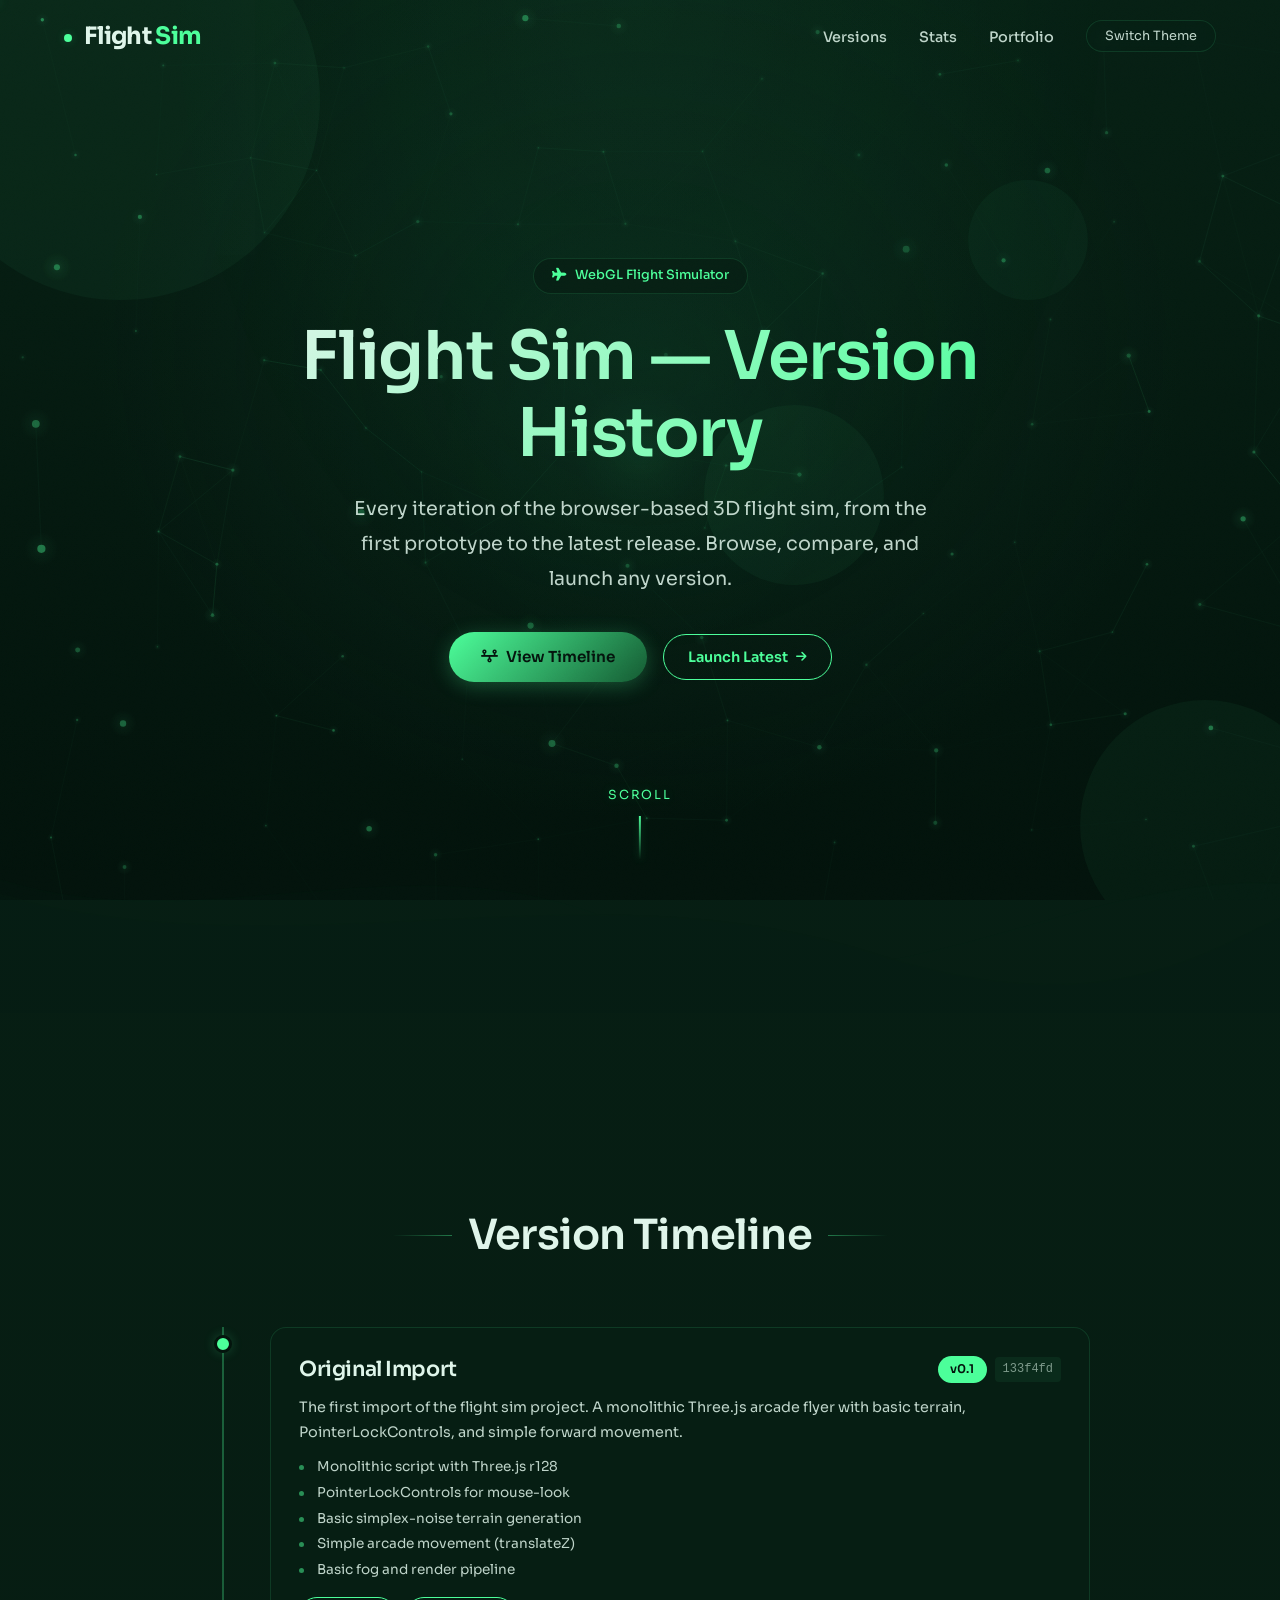
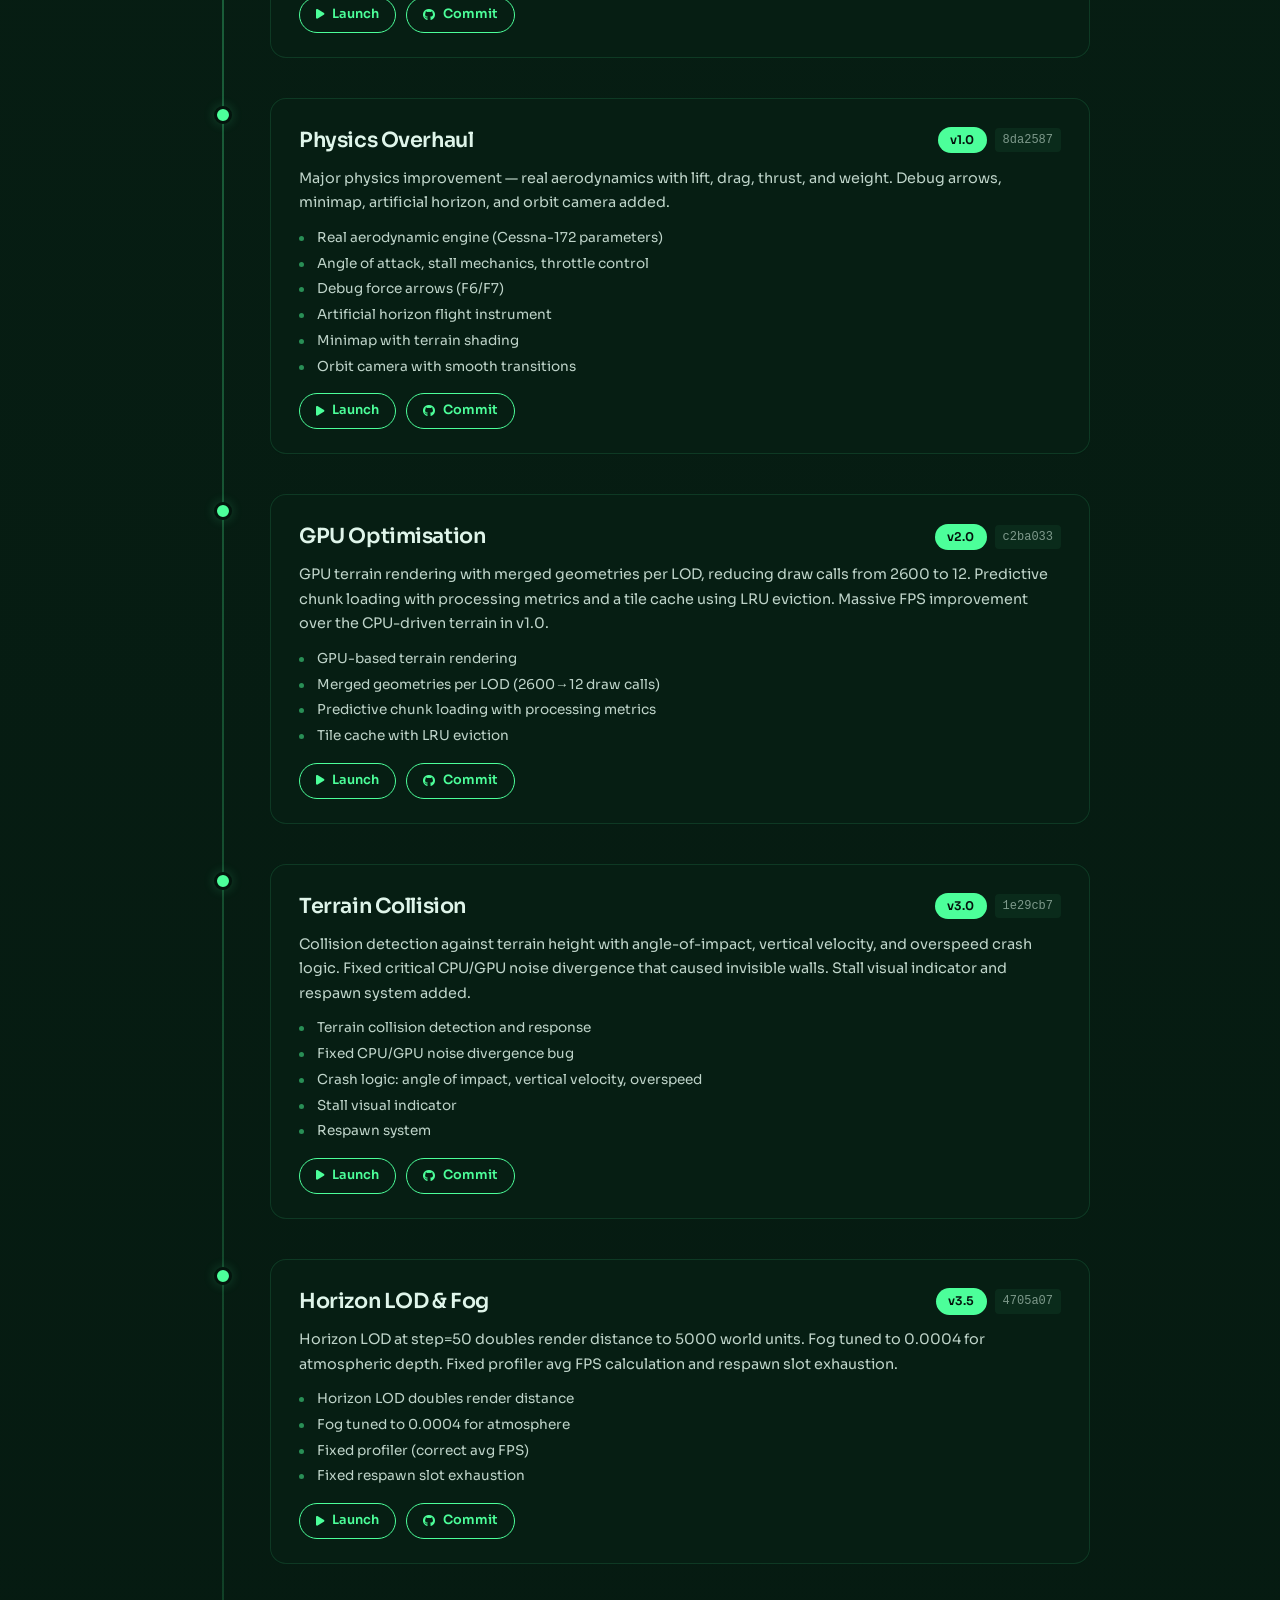
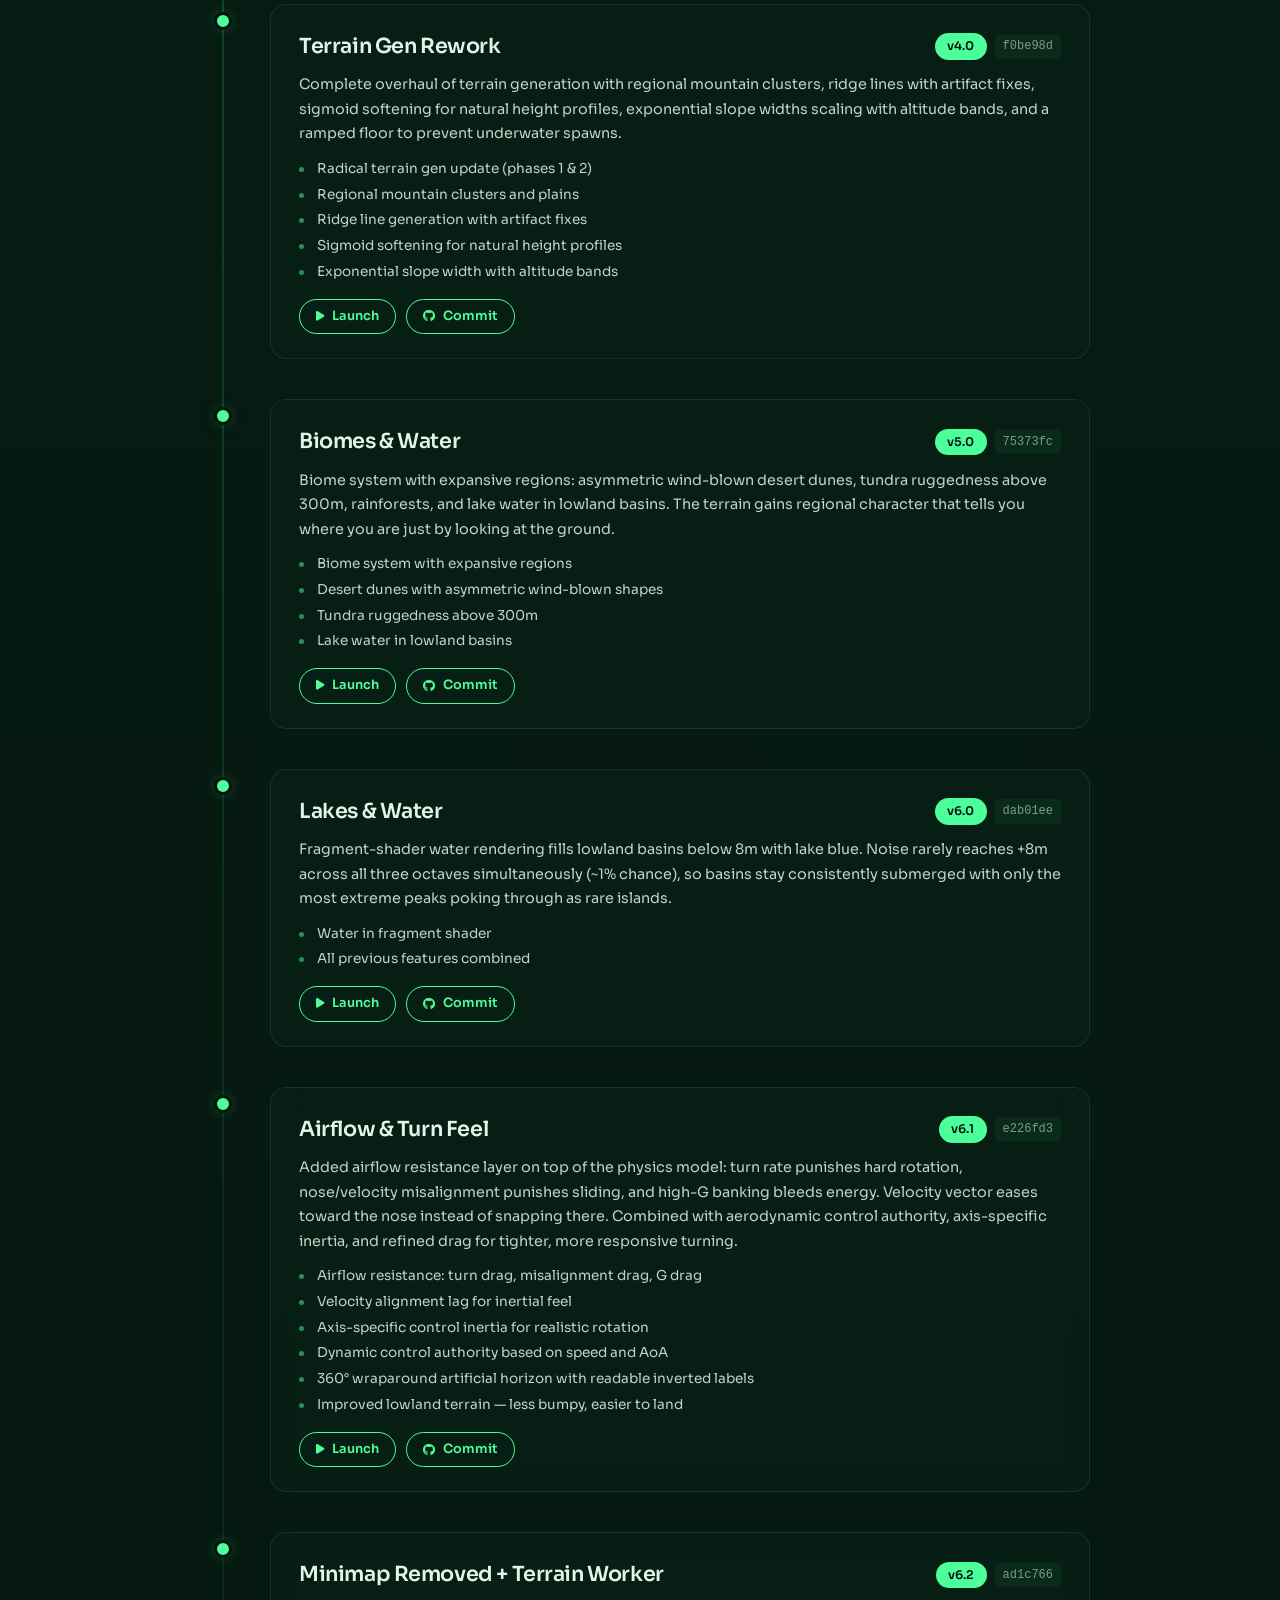
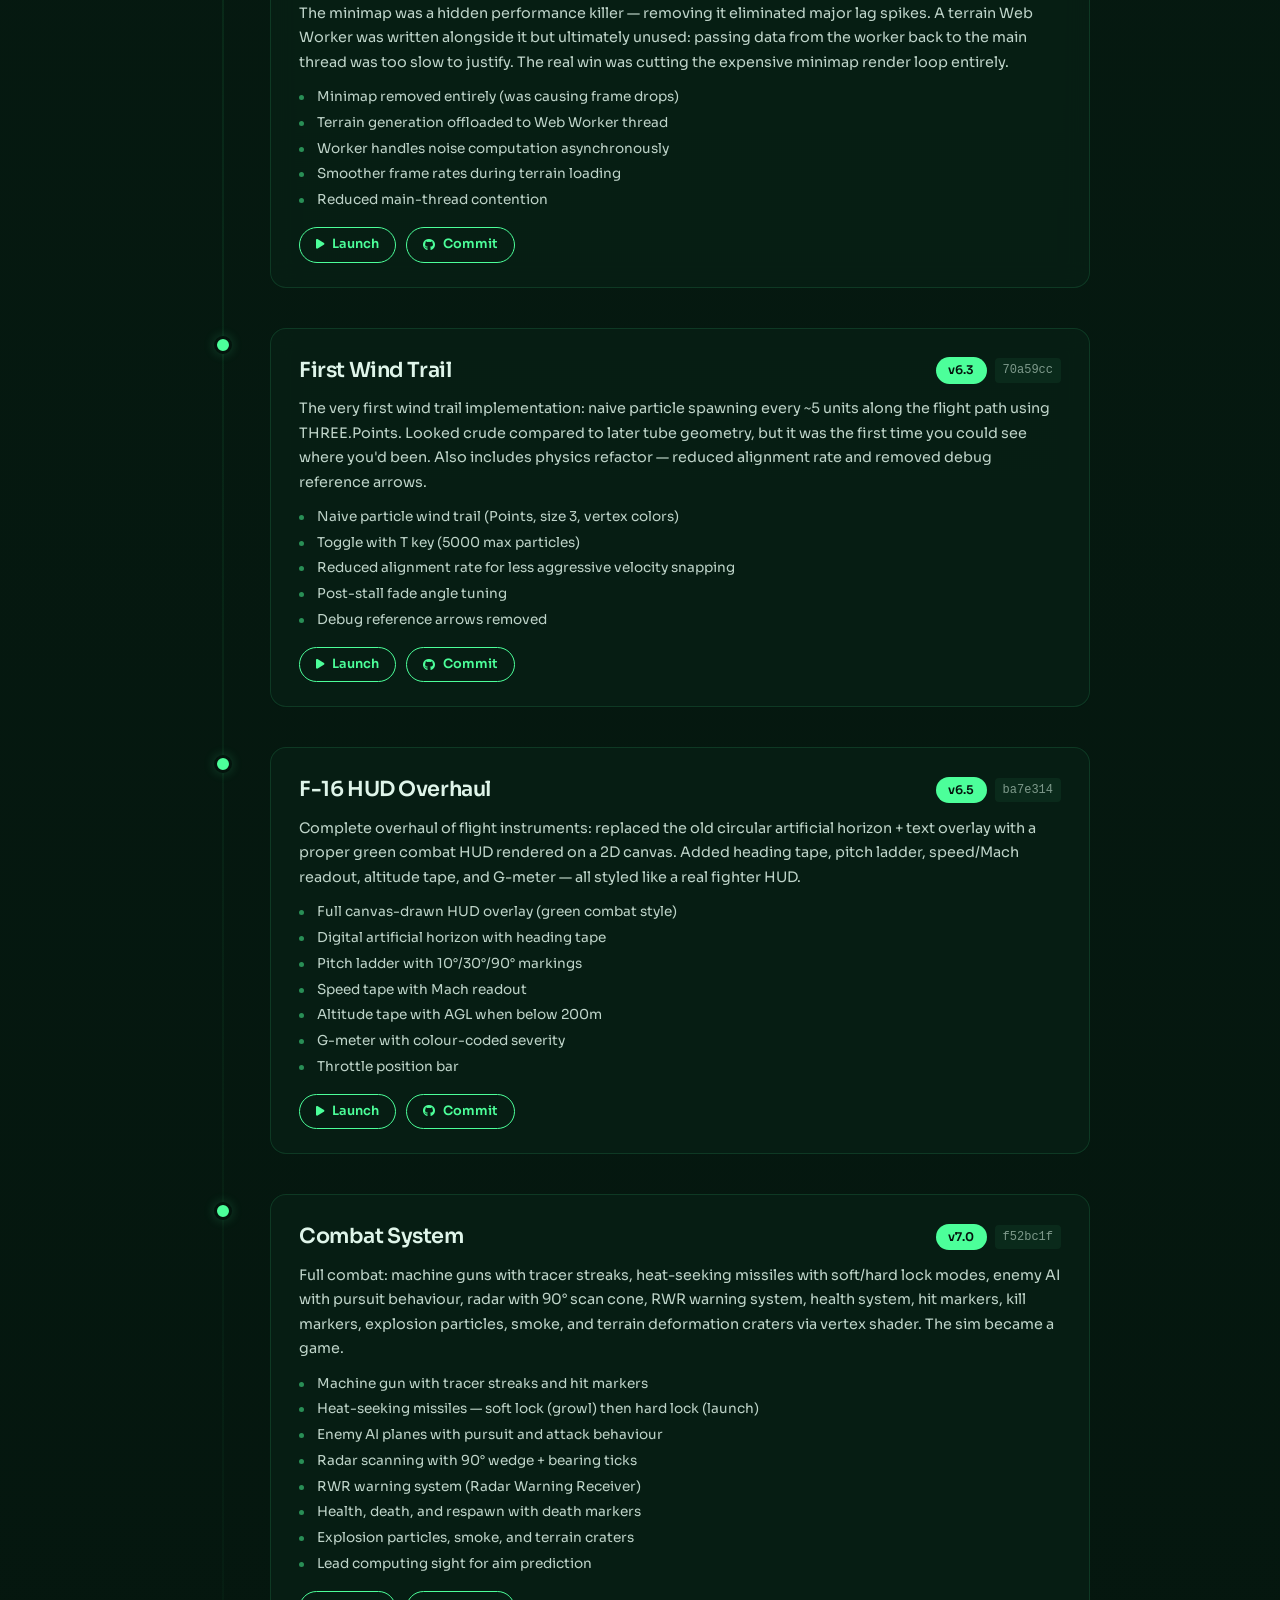
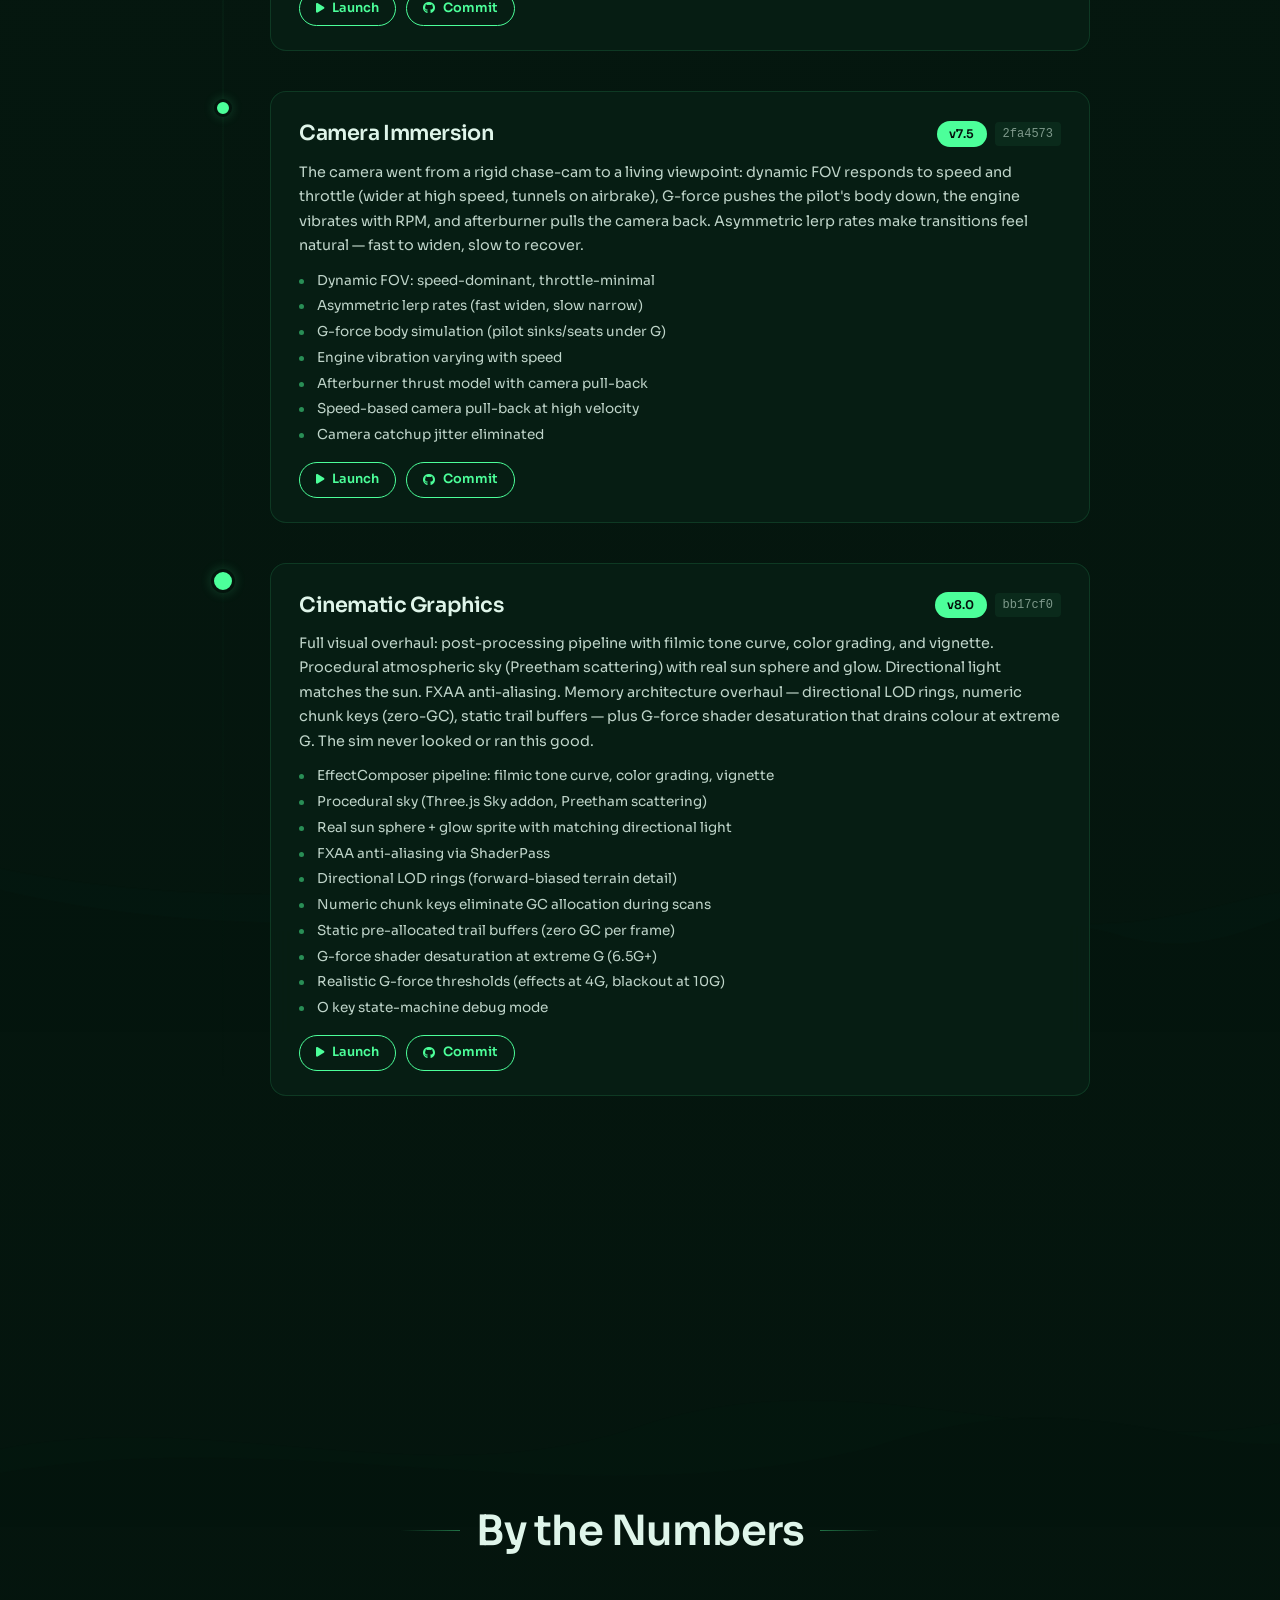
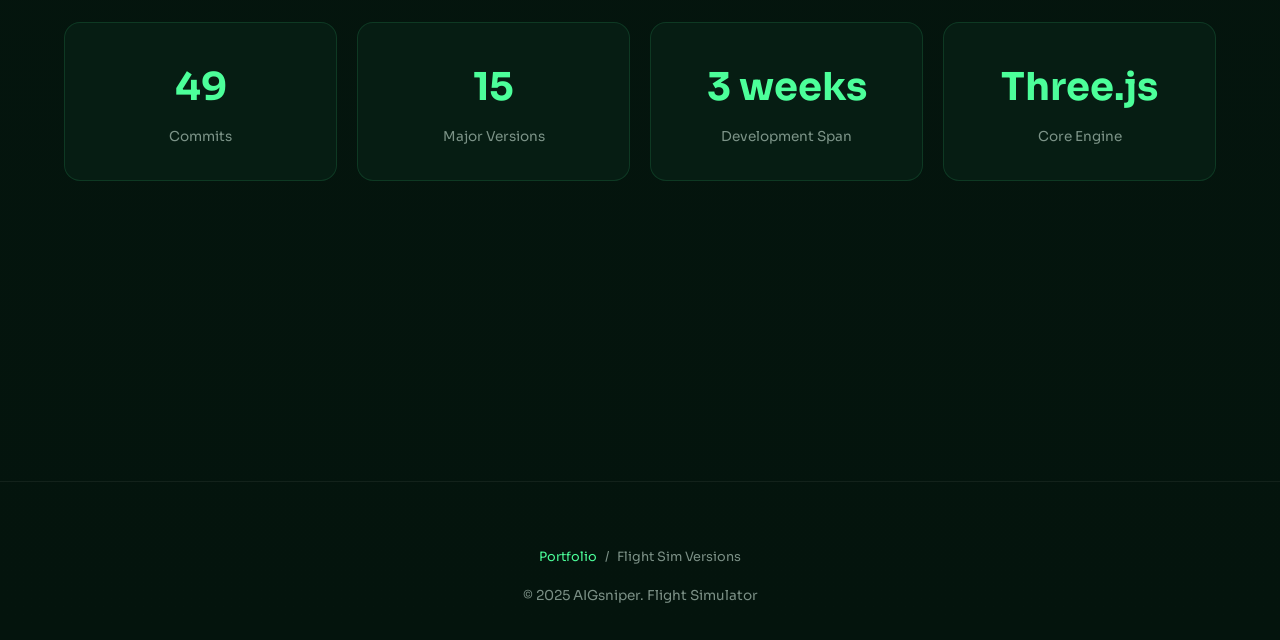
<file: index.html>
<!DOCTYPE html>
<html lang="en">
<head>
    <meta charset="UTF-8">
    <meta name="viewport" content="width=device-width, initial-scale=1.0">
    <title>Flight Sim — Versions</title>
    <link rel="preconnect" href="https://fonts.googleapis.com">
    <link rel="preconnect" href="https://fonts.gstatic.com" crossorigin>
    <link href="https://fonts.googleapis.com/css2?family=Sora:wght@400;500;600;700;800&display=swap" rel="stylesheet">
    <link rel="stylesheet" href="https://cdnjs.cloudflare.com/ajax/libs/font-awesome/6.4.0/css/all.min.css">
<style>
*, *::before, *::after {
    margin: 0;
    padding: 0;
    box-sizing: border-box;
}

:root {
    --forest-floor: #04140d;
    --forest-understory: #071f14;
    --forest-canopy: #0b2e1f;
    --forest-light: #145a32;
    --emerald: #4cff9a;
    --emerald-soft: rgba(76, 255, 154, 0.35);
    --emerald-glow: rgba(76, 255, 154, 0.2);
    --text-primary: #dff5ea;
    --text-soft: rgba(223, 245, 234, 0.85);
    --text-muted: rgba(223, 245, 234, 0.55);
    --glass-bg: rgba(7, 31, 20, 0.55);
    --glass-bg-strong: rgba(4, 20, 13, 0.7);
    --glass-border: rgba(76, 255, 154, 0.12);
    --glass-border-hover: rgba(76, 255, 154, 0.3);
    --line-subtle: rgba(255, 255, 255, 0.06);
    --line-visible: rgba(255, 255, 255, 0.12);
    --shadow-sm: rgba(0, 0, 0, 0.2);
    --shadow-md: rgba(0, 0, 0, 0.35);
    --shadow-lg: rgba(0, 0, 0, 0.5);
    --emerald-rgb: 76, 255, 154;
    --card-bg: rgba(7,31,20,0.92);
    --card-bg-soft: rgba(7,31,20,0.88);
    --panel-bg: rgba(4,20,13,0.85);
    --input-bg: rgba(7,31,20,0.4);
}

:root[data-theme="alpine"] {
    --forest-floor: #041718;
    --forest-understory: #072526;
    --forest-canopy: #0b3536;
    --forest-light: #1a6b6a;
    --emerald: #5dffe1;
    --emerald-soft: rgba(93, 255, 225, 0.35);
    --emerald-glow: rgba(93, 255, 225, 0.2);
    --emerald-rgb: 93, 255, 225;
    --text-primary: #e6fbf8;
    --text-soft: rgba(230, 251, 248, 0.85);
    --text-muted: rgba(230, 251, 248, 0.55);
    --glass-bg: rgba(7, 37, 38, 0.55);
    --glass-bg-strong: rgba(4, 23, 24, 0.7);
    --glass-border: rgba(93, 255, 225, 0.12);
    --glass-border-hover: rgba(93, 255, 225, 0.3);
    --card-bg: rgba(7,37,38,0.92);
    --card-bg-soft: rgba(7,37,38,0.88);
    --panel-bg: rgba(4,23,24,0.85);
    --input-bg: rgba(7,37,38,0.4);
}

:root[data-theme="purple"] {
    --forest-floor: #11001c;
    --forest-understory: #290025;
    --forest-canopy: #35012c;
    --forest-light: #4f0147;
    --emerald: #ff5f9a;
    --emerald-soft: rgba(255, 95, 154, 0.35);
    --emerald-glow: rgba(255, 95, 154, 0.2);
    --emerald-rgb: 255, 95, 154;
    --text-primary: #e1d0ea;
    --text-soft: rgba(225, 208, 234, 0.85);
    --text-muted: rgba(225, 208, 234, 0.55);
    --glass-bg: rgba(41, 0, 37, 0.55);
    --glass-bg-strong: rgba(17, 0, 28, 0.7);
    --glass-border: rgba(255, 95, 154, 0.12);
    --glass-border-hover: rgba(255, 95, 154, 0.3);
    --card-bg: rgba(41,0,37,0.92);
    --card-bg-soft: rgba(41,0,37,0.88);
    --panel-bg: rgba(17,0,28,0.85);
    --input-bg: rgba(41,0,37,0.4);
}

html {
    scroll-behavior: smooth;
    overflow-x: hidden;
}

body {
    font-family: 'Sora', sans-serif;
    font-weight: 400;
    background: linear-gradient(180deg, var(--forest-understory) 0%, var(--forest-floor) 100%);
    color: var(--text-primary);
    line-height: 1.7;
    min-height: 100vh;
    overflow-x: hidden;
    scrollbar-width: none;
    -ms-overflow-style: none;
}

body::-webkit-scrollbar {
    display: none;
    width: 0;
    height: 0;
}

body::after {
    content: '';
    position: fixed;
    inset: 0;
    pointer-events: none;
    z-index: 9999;
    opacity: 0.035;
    mix-blend-mode: overlay;
    background-image: url("data:image/svg+xml,%3Csvg viewBox='0 0 256 256' xmlns='http://www.w3.org/2000/svg'%3E%3Cfilter id='n'%3E%3CfeTurbulence type='fractalNoise' baseFrequency='0.9' numOctaves='4' stitchTiles='stitch'/%3E%3C/filter%3E%3Crect width='100%25' height='100%25' filter='url(%23n)'/%3E%3C/svg%3E");
    background-repeat: repeat;
    background-size: 256px 256px;
}

#starfield {
    position: fixed;
    inset: 0;
    width: 100%;
    height: 100%;
    pointer-events: none;
    z-index: 0;
    background: var(--forest-floor);
}

#scrollProgress {
    position: fixed;
    top: 0;
    left: 0;
    height: 3px;
    background: linear-gradient(90deg, var(--emerald), var(--forest-light));
    z-index: 1001;
    width: 0%;
    transition: width 0.05s linear;
    box-shadow: 0 0 10px var(--emerald-glow);
}

#scrollProgress::after {
    content: '';
    position: absolute;
    right: 0;
    top: 50%;
    transform: translateY(-50%);
    width: 6px;
    height: 6px;
    background: var(--emerald);
    border-radius: 50%;
    box-shadow: 0 0 12px var(--emerald-glow);
}

h1, h2, h3 {
    font-family: 'Sora', sans-serif;
    font-weight: 600;
    letter-spacing: -0.02em;
}

.container {
    max-width: 1200px;
    margin: 0 auto;
    padding: 0 24px;
    position: relative;
    z-index: 1;
}

.section-title {
    font-size: 2.6rem;
    text-align: center;
    margin-bottom: 56px;
    position: relative;
    display: flex;
    align-items: center;
    justify-content: center;
    gap: 16px;
}

.section-title::before,
.section-title::after {
    content: '';
    height: 1px;
    width: 60px;
    background: linear-gradient(90deg, transparent, var(--emerald));
    opacity: 0.4;
}

.section-title::after {
    background: linear-gradient(90deg, var(--emerald), transparent);
}

.section-divider {
    position: relative;
    width: 100%;
    overflow: hidden;
    line-height: 0;
    will-change: transform;
    opacity: 0.35;
}

.section-divider svg {
    display: block;
    width: 110%;
    height: 120px;
    margin-left: -5%;
}

.section-divider svg + svg {
    position: absolute;
    bottom: 0;
    left: 0;
    width: 110%;
    height: 100%;
    margin-left: -5%;
    opacity: 0.35;
}

@media (min-width: 768px) {
    .section-divider svg { height: 160px; }
}

@media (min-width: 1200px) {
    .section-divider svg { height: 200px; }
}

.parallax-slow {
    will-change: transform;
    transition: transform 0.1s ease-out;
}

.parallax-medium {
    will-change: transform;
    transition: transform 0.15s ease-out;
}

.reveal {
    opacity: 0;
    transform: translateY(40px);
    transition: opacity 0.7s cubic-bezier(0.25, 0.46, 0.45, 0.94),
                transform 0.7s cubic-bezier(0.25, 0.46, 0.45, 0.94);
}

.reveal.revealed {
    opacity: 1;
    transform: translateY(0);
}

.reveal-left {
    opacity: 0;
    transform: translateX(-40px);
    transition: opacity 0.7s cubic-bezier(0.25, 0.46, 0.45, 0.94),
                transform 0.7s cubic-bezier(0.25, 0.46, 0.45, 0.94);
}

.reveal-left.revealed {
    opacity: 1;
    transform: translateX(0);
}

.reveal-right {
    opacity: 0;
    transform: translateX(40px);
    transition: opacity 0.7s cubic-bezier(0.25, 0.46, 0.45, 0.94),
                transform 0.7s cubic-bezier(0.25, 0.46, 0.45, 0.94);
}

.reveal-right.revealed {
    opacity: 1;
    transform: translateX(0);
}

.glass {
    background: var(--glass-bg);
    backdrop-filter: blur(16px);
    -webkit-backdrop-filter: blur(16px);
    border: 1px solid var(--glass-border);
    border-radius: 16px;
}

.btn-primary {
    display: inline-flex;
    align-items: center;
    gap: 8px;
    padding: 12px 32px;
    background: linear-gradient(135deg, var(--emerald), var(--forest-light));
    color: var(--forest-floor);
    font-family: 'Sora', sans-serif;
    font-weight: 600;
    font-size: 0.95rem;
    text-decoration: none;
    border-radius: 100px;
    border: none;
    cursor: pointer;
    transition: all 0.3s cubic-bezier(0.25, 0.46, 0.45, 0.94);
    box-shadow: 0 4px 20px rgba(var(--emerald-rgb), 0.25);
}

.btn-primary:hover {
    transform: translateY(-2px);
    box-shadow: 0 8px 30px rgba(var(--emerald-rgb), 0.35);
}

.btn-ghost {
    display: inline-flex;
    align-items: center;
    gap: 8px;
    padding: 10px 24px;
    background: transparent;
    color: var(--emerald);
    font-family: 'Sora', sans-serif;
    font-weight: 600;
    font-size: 0.9rem;
    text-decoration: none;
    border-radius: 100px;
    border: 1.5px solid var(--emerald);
    cursor: pointer;
    transition: all 0.3s cubic-bezier(0.25, 0.46, 0.45, 0.94);
}

.btn-ghost:hover {
    background: var(--emerald);
    color: var(--forest-floor);
    box-shadow: 0 0 20px var(--emerald-glow);
}

header {
    position: fixed;
    top: 0;
    left: 0;
    width: 100%;
    z-index: 1000;
    padding: 16px 0;
    transition: background 0.4s, backdrop-filter 0.4s, border-color 0.4s;
    background: transparent;
    border-bottom: 1px solid transparent;
}

header.scrolled {
    background: rgba(4, 20, 13, 0.85);
    backdrop-filter: blur(20px);
    -webkit-backdrop-filter: blur(20px);
    border-bottom-color: var(--glass-border);
}

header .container {
    display: flex;
    align-items: center;
    justify-content: space-between;
}

.logo {
    font-family: 'Sora', sans-serif;
    font-size: 1.5rem;
    font-weight: 700;
    color: var(--text-primary);
    text-decoration: none;
    letter-spacing: -0.03em;
}

.logo span {
    color: var(--emerald);
}

.logo-mark {
    display: inline-block;
    width: 8px;
    height: 8px;
    background: var(--emerald);
    border-radius: 50%;
    margin-right: 8px;
    box-shadow: 0 0 10px var(--emerald-glow);
    vertical-align: middle;
    animation: pulse-dot 2s ease-in-out infinite;
}

@keyframes pulse-dot {
    0%, 100% { box-shadow: 0 0 6px var(--emerald-glow); }
    50% { box-shadow: 0 0 16px var(--emerald-soft); }
}

.nav-links {
    display: flex;
    align-items: center;
    list-style: none;
    gap: 32px;
}

.nav-links a {
    color: var(--text-soft);
    text-decoration: none;
    font-size: 0.9rem;
    font-weight: 500;
    transition: color 0.3s;
    position: relative;
}

.nav-links a::after {
    content: '';
    position: absolute;
    bottom: -4px;
    left: 0;
    width: 0;
    height: 1.5px;
    background: var(--emerald);
    transition: width 0.3s cubic-bezier(0.25, 0.46, 0.45, 0.94);
}

.nav-links a:hover {
    color: var(--emerald);
}

.nav-links a:hover::after {
    width: 100%;
}

.theme-toggle {
    background: var(--glass-bg);
    border: 1px solid var(--glass-border);
    color: var(--text-soft);
    padding: 7px 18px;
    border-radius: 100px;
    cursor: pointer;
    font-family: 'Sora', sans-serif;
    font-size: 0.8rem;
    backdrop-filter: blur(8px);
    transition: all 0.3s;
}

.theme-toggle:hover {
    border-color: var(--emerald);
    box-shadow: 0 0 14px var(--emerald-glow);
    color: var(--emerald);
}

/* ── Hero ── */
.hero {
    min-height: 100vh;
    display: flex;
    align-items: center;
    justify-content: center;
    text-align: center;
    position: relative;
    overflow: hidden;
    background: linear-gradient(180deg, rgba(var(--emerald-rgb),0.06) 0%, transparent 100%);
    padding: 120px 0 80px;
}

.hero::before {
    content: '';
    position: absolute;
    inset: 0;
    background: radial-gradient(ellipse at 50% 40%, var(--forest-canopy) 0%, transparent 60%);
    opacity: 0.5;
}

.floating-shapes {
    position: absolute;
    inset: 0;
    overflow: hidden;
    pointer-events: none;
}

.floating-shapes .shape {
    position: absolute;
    border-radius: 50%;
    background: var(--emerald);
    opacity: 0.04;
}

.floating-shapes .shape-1 {
    width: 400px;
    height: 400px;
    top: -100px;
    left: -80px;
    animation: float-shape 25s ease-in-out infinite;
}

.floating-shapes .shape-2 {
    width: 250px;
    height: 250px;
    bottom: -50px;
    right: -50px;
    animation: float-shape 20s ease-in-out infinite reverse;
}

.floating-shapes .shape-3 {
    width: 180px;
    height: 180px;
    top: 45%;
    left: 55%;
    animation: float-shape 22s ease-in-out infinite 2s;
}

.floating-shapes .shape-4 {
    width: 120px;
    height: 120px;
    top: 20%;
    right: 15%;
    animation: float-shape 18s ease-in-out infinite 4s;
    opacity: 0.03;
}

@keyframes float-shape {
    0%, 100% { transform: translate(0, 0) scale(1); }
    25% { transform: translate(40px, -30px) scale(1.08); }
    50% { transform: translate(-20px, 20px) scale(0.95); }
    75% { transform: translate(30px, 30px) scale(1.05); }
}

.hero-content {
    position: relative;
    z-index: 2;
    max-width: 800px;
}

.hero-badge {
    display: inline-block;
    padding: 6px 18px;
    background: var(--card-bg-soft);
    border: 1px solid var(--glass-border);
    border-radius: 100px;
    font-size: 0.8rem;
    color: var(--emerald);
    margin-bottom: 24px;
    backdrop-filter: blur(8px);
    font-family: 'Sora', sans-serif;
    font-weight: 500;
}

.hero h1 {
    font-size: clamp(2.6rem, 6vw, 4.2rem);
    margin-bottom: 20px;
    background: linear-gradient(135deg, var(--text-primary) 0%, var(--emerald) 50%, var(--text-primary) 100%);
    -webkit-background-clip: text;
    -webkit-text-fill-color: transparent;
    background-clip: text;
    line-height: 1.15;
}

.hero p {
    font-size: 1.2rem;
    color: var(--text-soft);
    max-width: 600px;
    margin: 0 auto 36px;
    line-height: 1.8;
}

.hero-actions {
    display: flex;
    align-items: center;
    justify-content: center;
    gap: 16px;
    flex-wrap: wrap;
}

.hero-content .hero-badge,
.hero-content h1,
.hero-content p,
.hero-content .hero-actions {
    opacity: 0;
}

.hero-content.animate .hero-badge {
    animation: land-badge 0.55s cubic-bezier(0.34, 1.56, 0.64, 1) 0.15s both;
}

.hero-content.animate h1 {
    background-size: 200% auto;
    animation: land-up 0.7s cubic-bezier(0.22, 0.61, 0.36, 1) 0.35s both,
               land-shimmer 4s ease-in-out 0.35s infinite;
}

.hero-content.animate p {
    animation: land-up 0.7s cubic-bezier(0.22, 0.61, 0.36, 1) 0.55s both;
}

.hero-content.animate .hero-actions {
    animation: land-up 0.65s cubic-bezier(0.22, 0.61, 0.36, 1) 0.75s both;
}

.hero::after {
    content: '';
    position: absolute;
    inset: 0;
    pointer-events: none;
    z-index: 1;
    background: radial-gradient(ellipse at 50% 0%, rgba(var(--emerald-rgb), 0.08), transparent 55%);
    opacity: 0;
    transform-origin: top center;
    animation: land-glow-in 1.8s ease 0.1s both;
}

.scroll-indicator {
    position: absolute;
    bottom: 40px;
    left: 50%;
    transform: translateX(-50%);
    display: flex;
    flex-direction: column;
    align-items: center;
    gap: 10px;
    color: var(--emerald);
    font-size: 0.78rem;
    letter-spacing: 0.15em;
    text-transform: uppercase;
    opacity: 0;
    text-shadow: 0 0 12px var(--emerald-glow);
    animation: bob-down 2s ease-in-out 1.5s infinite, land-fade 0.8s ease 1.5s both;
}

@keyframes land-fade {
    from { opacity: 0; }
    to { opacity: 1; }
}

.scroll-indicator .line {
    width: 1.5px;
    height: 44px;
    background: linear-gradient(to bottom, var(--emerald), transparent);
    box-shadow: 0 0 8px var(--emerald-glow);
}

@keyframes bob-down {
    0%, 100% { transform: translateX(-50%) translateY(0); }
    50% { transform: translateX(-50%) translateY(8px); }
}

/* ── Landing Animations ── */
@keyframes land-badge {
    0% { opacity: 0; transform: scale(0.75) translateY(12px); }
    100% { opacity: 1; transform: scale(1) translateY(0); }
}

@keyframes land-up {
    0% { opacity: 0; transform: translateY(40px); }
    100% { opacity: 1; transform: translateY(0); }
}

@keyframes land-shimmer {
    0%, 100% { background-position: 0% 50%; }
    50% { background-position: 100% 50%; }
}

@keyframes land-glow-in {
    0% { opacity: 0; transform: scaleY(0.2); }
    40% { opacity: 1; }
    100% { opacity: 0.6; transform: scaleY(1); }
}

/* ── Version Timeline ── */
.version-timeline {
    padding: 100px 0;
    position: relative;
}

.timeline {
    position: relative;
    max-width: 900px;
    margin: 0 auto;
}

.timeline::before {
    content: '';
    position: absolute;
    left: 32px;
    top: 0;
    bottom: 0;
    width: 2px;
    background: linear-gradient(to bottom, var(--emerald), var(--forest-light), transparent);
    opacity: 0.3;
}

.timeline-item {
    position: relative;
    padding-left: 80px;
    margin-bottom: 40px;
}

.timeline-item:last-child {
    margin-bottom: 0;
}

.timeline-dot {
    position: absolute;
    left: 24px;
    top: 8px;
    width: 18px;
    height: 18px;
    border-radius: 50%;
    background: var(--emerald);
    border: 3px solid var(--forest-floor);
    box-shadow: 0 0 12px var(--emerald-glow);
    z-index: 2;
}

.timeline-dot.latest {
    width: 24px;
    height: 24px;
    left: 21px;
    top: 6px;
    animation: pulse-dot 2s ease-in-out infinite;
}

.timeline-card {
    background: var(--card-bg);
    backdrop-filter: blur(12px);
    border: 1px solid var(--glass-border);
    border-radius: 16px;
    padding: 24px 28px;
    transition: all 0.3s;
}

.timeline-card:hover {
    border-color: var(--glass-border-hover);
    box-shadow: 0 8px 32px rgba(0, 0, 0, 0.3);
    transform: translateX(4px);
}

.timeline-header {
    display: flex;
    align-items: center;
    justify-content: space-between;
    margin-bottom: 8px;
    flex-wrap: wrap;
    gap: 8px;
}

.timeline-header h3 {
    font-size: 1.3rem;
    color: var(--text-primary);
}

.timeline-version {
    display: inline-block;
    padding: 3px 12px;
    background: var(--emerald);
    color: var(--forest-floor);
    font-family: 'Sora', sans-serif;
    font-weight: 600;
    font-size: 0.75rem;
    border-radius: 100px;
    letter-spacing: 0.02em;
}

.timeline-commit {
    font-family: monospace;
    font-size: 0.75rem;
    color: var(--text-muted);
    background: rgba(var(--emerald-rgb), 0.06);
    padding: 2px 8px;
    border-radius: 4px;
}

.timeline-description {
    color: var(--text-soft);
    font-size: 0.9rem;
    margin-bottom: 12px;
    line-height: 1.7;
}

.timeline-features {
    list-style: none;
    margin-bottom: 16px;
}

.timeline-features li {
    position: relative;
    padding-left: 18px;
    margin-bottom: 4px;
    color: var(--text-soft);
    font-size: 0.85rem;
    line-height: 1.6;
}

.timeline-features li::before {
    content: '';
    position: absolute;
    left: 0;
    top: 9px;
    width: 5px;
    height: 5px;
    border-radius: 50%;
    background: var(--emerald);
    opacity: 0.5;
}

.timeline-actions {
    display: flex;
    gap: 10px;
    flex-wrap: wrap;
}

.timeline-actions .btn-ghost {
    font-size: 0.8rem;
    padding: 6px 16px;
}

.stats-section {
    padding: 100px 0;
    position: relative;
}

.stats-grid {
    display: grid;
    grid-template-columns: repeat(auto-fit, minmax(200px, 1fr));
    gap: 20px;
}

.stat-card {
    text-align: center;
    padding: 32px 20px;
    background: var(--card-bg);
    border: 1px solid var(--glass-border);
    border-radius: 16px;
    transition: border-color 0.3s;
}

.stat-card:hover {
    border-color: var(--glass-border-hover);
}

.stat-number {
    font-size: 2.4rem;
    font-weight: 700;
    color: var(--emerald);
    margin-bottom: 4px;
}

.stat-label {
    font-size: 0.85rem;
    color: var(--text-muted);
}

/* ── Footer ── */
footer {
    padding: 60px 0 32px;
    border-top: 1px solid var(--line-subtle);
    text-align: center;
}

.footer-content {
    max-width: 500px;
    margin: 0 auto;
}

.copyright {
    color: var(--text-muted);
    font-size: 0.85rem;
}

.breadcrumb {
    display: inline-flex;
    align-items: center;
    gap: 8px;
    color: var(--text-muted);
    font-size: 0.8rem;
    margin-bottom: 16px;
}

.breadcrumb a {
    color: var(--emerald);
    text-decoration: none;
}

.breadcrumb a:hover {
    text-decoration: underline;
}

@media (max-width: 768px) {
    .timeline::before {
        left: 20px;
    }
    .timeline-item {
        padding-left: 56px;
    }
    .timeline-dot {
        left: 12px;
    }
    .timeline-dot.latest {
        left: 9px;
    }
    .nav-links {
        display: none;
    }
    .section-title {
        font-size: 2rem;
    }
    .stats-grid {
        grid-template-columns: 1fr 1fr;
    }
}
</style>
</head>
<body>

<div id="scrollProgress"></div>
<canvas id="starfield"></canvas>

<!-- Header -->
<header id="header">
    <div class="container">
        <a href="#" class="logo">
            <span class="logo-mark"></span>
            Flight <span>Sim</span>
        </a>
        <ul class="nav-links">
            <li><a href="#versions">Versions</a></li>
            <li><a href="#stats">Stats</a></li>
            <li><a href="./index.html">Portfolio</a></li>
            <li><button id="themeToggle" class="theme-toggle">Switch Theme</button></li>
        </ul>
    </div>
</header>

<!-- Hero -->
<section class="hero" id="hero">
    <div class="floating-shapes">
        <div class="shape shape-1"></div>
        <div class="shape shape-2"></div>
        <div class="shape shape-3"></div>
        <div class="shape shape-4"></div>
    </div>
    <div class="hero-content">
        <div class="hero-badge"><i class="fa-solid fa-plane" style="margin-right:6px"></i> WebGL Flight Simulator</div>
        <h1>Flight Sim — Version History</h1>
        <p>Every iteration of the browser-based 3D flight sim, from the first prototype to the latest release. Browse, compare, and launch any version.</p>
        <div class="hero-actions">
            <a href="#versions" class="btn-primary">
                <i class="fa-solid fa-timeline" style="font-size:0.85rem"></i>
                View Timeline
            </a>
            <a href="flight-sim/index.html" class="btn-ghost">
                Launch Latest
                <i class="fa-solid fa-arrow-right" style="font-size:0.75rem"></i>
            </a>
        </div>
    </div>
    <div class="scroll-indicator">
        <span>Scroll</span>
        <div class="line"></div>
    </div>
</section>

<!-- Section Divider -->
<div class="section-divider parallax-medium" data-speed="-0.08">
    <svg viewBox="0 0 1440 200" preserveAspectRatio="none">
        <path d="M0,40 C240,160 480,0 720,120 C960,240 1200,20 1440,80 L1440,200 L0,200 Z" fill="var(--forest-canopy)" opacity="0.3"/>
        <path d="M0,60 C320,180 640,40 960,140 C1280,240 1360,60 1440,100 L1440,200 L0,200 Z" fill="var(--forest-understory)"/>
    </svg>
</div>

<!-- Version Timeline -->
<section class="version-timeline" id="versions">
    <div class="container">
        <h2 class="section-title reveal">Version Timeline</h2>
        <div class="timeline" id="timeline">
            <!-- Injected by JS -->
        </div>
    </div>
</section>

<!-- Section Divider -->
<div class="section-divider parallax-slow" data-speed="-0.05">
    <svg viewBox="0 0 1440 200" preserveAspectRatio="none">
        <path d="M0,20 C360,120 720,0 1080,80 C1260,120 1350,40 1440,60 L1440,200 L0,200 Z" fill="rgba(11,46,31,0.2)"/>
        <path d="M0,40 C400,160 800,20 1200,100 C1320,140 1380,60 1440,80 L1440,200 L0,200 Z" fill="var(--forest-floor)"/>
    </svg>
</div>

<!-- Stats -->
<section class="stats-section" id="stats">
    <div class="container">
        <h2 class="section-title reveal">By the Numbers</h2>
        <div class="stats-grid" id="statsGrid">
            <!-- Injected by JS -->
        </div>
    </div>
</section>

<!-- Section Divider -->
<div class="section-divider parallax-medium" data-speed="-0.07">
    <svg viewBox="0 0 1440 200" preserveAspectRatio="none">
        <path d="M0,140 C240,60 480,180 720,100 C960,20 1200,160 1440,80 L1440,200 L0,200 Z" fill="rgba(11,46,31,0.25)"/>
        <path d="M0,160 C320,80 640,200 960,120 C1200,40 1320,160 1440,100 L1440,200 L0,200 Z" fill="var(--forest-floor)"/>
    </svg>
</div>

<!-- Footer -->
<footer>
    <div class="container">
        <div class="footer-content">
            <div class="breadcrumb">
                <a href="./index.html">Portfolio</a>
                <span>/</span>
                <span>Flight Sim Versions</span>
            </div>
            <p class="copyright">&copy; 2025 AIGsniper. Flight Simulator</p>
        </div>
    </div>
</footer>

<script>
/* ============================================================
   VERSION DATA — Edit this array to add/update versions
   ============================================================ */
const ROOT_PATH = './';

const versions = [
    {
        name: "Original Import",
        version: "v0.1",
        hash: "133f4fd",
        date: "Initial",
        description: "The first import of the flight sim project. A monolithic Three.js arcade flyer with basic terrain, PointerLockControls, and simple forward movement.",
        features: [
            "Monolithic script with Three.js r128",
            "PointerLockControls for mouse-look",
            "Basic simplex-noise terrain generation",
            "Simple arcade movement (translateZ)",
            "Basic fog and render pipeline"
        ],
        url: ROOT_PATH + "flight-sim-v0.1/index.html",
        latest: false
    },
    {
        name: "Physics Overhaul",
        version: "v1.0",
        hash: "8da2587",
        date: "",
        description: "Major physics improvement — real aerodynamics with lift, drag, thrust, and weight. Debug arrows, minimap, artificial horizon, and orbit camera added.",
        features: [
            "Real aerodynamic engine (Cessna-172 parameters)",
            "Angle of attack, stall mechanics, throttle control",
            "Debug force arrows (F6/F7)",
            "Artificial horizon flight instrument",
            "Minimap with terrain shading",
            "Orbit camera with smooth transitions"
        ],
        url: ROOT_PATH + "flight-sim-v1.0/index.html",
        latest: false
    },
    {
        name: "GPU Optimisation",
        version: "v2.0",
        hash: "c2ba033",
        date: "",
        description: "GPU terrain rendering with merged geometries per LOD, reducing draw calls from 2600 to 12. Predictive chunk loading with processing metrics and a tile cache using LRU eviction. Massive FPS improvement over the CPU-driven terrain in v1.0.",
        features: [
            "GPU-based terrain rendering",
            "Merged geometries per LOD (2600→12 draw calls)",
            "Predictive chunk loading with processing metrics",
            "Tile cache with LRU eviction"
        ],
        url: ROOT_PATH + "flight-sim-v2.0/index.html",
        latest: false
    },
    {
        name: "Terrain Collision",
        version: "v3.0",
        hash: "1e29cb7",
        date: "",
        description: "Collision detection against terrain height with angle-of-impact, vertical velocity, and overspeed crash logic. Fixed critical CPU/GPU noise divergence that caused invisible walls. Stall visual indicator and respawn system added.",
        features: [
            "Terrain collision detection and response",
            "Fixed CPU/GPU noise divergence bug",
            "Crash logic: angle of impact, vertical velocity, overspeed",
            "Stall visual indicator",
            "Respawn system"
        ],
        url: ROOT_PATH + "flight-sim-v3.0/index.html",
        latest: false
    },
    {
        name: "Horizon LOD & Fog",
        version: "v3.5",
        hash: "4705a07",
        date: "",
        description: "Horizon LOD at step=50 doubles render distance to 5000 world units. Fog tuned to 0.0004 for atmospheric depth. Fixed profiler avg FPS calculation and respawn slot exhaustion.",
        features: [
            "Horizon LOD doubles render distance",
            "Fog tuned to 0.0004 for atmosphere",
            "Fixed profiler (correct avg FPS)",
            "Fixed respawn slot exhaustion"
        ],
        url: ROOT_PATH + "flight-sim-v3.5/index.html",
        latest: false
    },
    {
        name: "Terrain Gen Rework",
        version: "v4.0",
        hash: "f0be98d",
        date: "",
        description: "Complete overhaul of terrain generation with regional mountain clusters, ridge lines with artifact fixes, sigmoid softening for natural height profiles, exponential slope widths scaling with altitude bands, and a ramped floor to prevent underwater spawns.",
        features: [
            "Radical terrain gen update (phases 1 & 2)",
            "Regional mountain clusters and plains",
            "Ridge line generation with artifact fixes",
            "Sigmoid softening for natural height profiles",
            "Exponential slope width with altitude bands"
        ],
        url: ROOT_PATH + "flight-sim-v4.0/index.html",
        latest: false
    },
    {
        name: "Biomes & Water",
        version: "v5.0",
        hash: "75373fc",
        date: "",
        description: "Biome system with expansive regions: asymmetric wind-blown desert dunes, tundra ruggedness above 300m, rainforests, and lake water in lowland basins. The terrain gains regional character that tells you where you are just by looking at the ground.",
        features: [
            "Biome system with expansive regions",
            "Desert dunes with asymmetric wind-blown shapes",
            "Tundra ruggedness above 300m",
            "Lake water in lowland basins"
        ],
        url: ROOT_PATH + "flight-sim-v5.0/index.html",
        latest: false
    },
    {
        name: "Lakes & Water",
        version: "v6.0",
        hash: "dab01ee",
        date: "",
        description: "Fragment-shader water rendering fills lowland basins below 8m with lake blue. Noise rarely reaches +8m across all three octaves simultaneously (~1% chance), so basins stay consistently submerged with only the most extreme peaks poking through as rare islands.",
        features: [
            "Water in fragment shader",
            "All previous features combined"
        ],
        url: ROOT_PATH + "flight-sim-v6.0/index.html",
        latest: false
    },
    {
        name: "Airflow & Turn Feel",
        version: "v6.1",
        hash: "e226fd3",
        date: "",
        description: "Added airflow resistance layer on top of the physics model: turn rate punishes hard rotation, nose/velocity misalignment punishes sliding, and high-G banking bleeds energy. Velocity vector eases toward the nose instead of snapping there. Combined with aerodynamic control authority, axis-specific inertia, and refined drag for tighter, more responsive turning.",
        features: [
            "Airflow resistance: turn drag, misalignment drag, G drag",
            "Velocity alignment lag for inertial feel",
            "Axis-specific control inertia for realistic rotation",
            "Dynamic control authority based on speed and AoA",
            "360° wraparound artificial horizon with readable inverted labels",
            "Improved lowland terrain — less bumpy, easier to land"
        ],
        url: ROOT_PATH + "flight-sim-v6.1/index.html",
        latest: false
    },
    {
        name: "Minimap Removed + Terrain Worker",
        version: "v6.2",
        hash: "ad1c766",
        date: "",
        description: "The minimap was a hidden performance killer — removing it eliminated major lag spikes. A terrain Web Worker was written alongside it but ultimately unused: passing data from the worker back to the main thread was too slow to justify. The real win was cutting the expensive minimap render loop entirely.",
        features: [
            "Minimap removed entirely (was causing frame drops)",
            "Terrain generation offloaded to Web Worker thread",
            "Worker handles noise computation asynchronously",
            "Smoother frame rates during terrain loading",
            "Reduced main-thread contention"
        ],
        url: ROOT_PATH + "flight-sim-v6.2/index.html",
        latest: false
    },
    {
        name: "First Wind Trail",
        version: "v6.3",
        hash: "70a59cc",
        date: "",
        description: "The very first wind trail implementation: naive particle spawning every ~5 units along the flight path using THREE.Points. Looked crude compared to later tube geometry, but it was the first time you could see where you'd been. Also includes physics refactor — reduced alignment rate and removed debug reference arrows.",
        features: [
            "Naive particle wind trail (Points, size 3, vertex colors)",
            "Toggle with T key (5000 max particles)",
            "Reduced alignment rate for less aggressive velocity snapping",
            "Post-stall fade angle tuning",
            "Debug reference arrows removed"
        ],
        url: ROOT_PATH + "flight-sim-v6.3/index.html",
        latest: false
    },
    {
        name: "F-16 HUD Overhaul",
        version: "v6.5",
        hash: "ba7e314",
        date: "",
        description: "Complete overhaul of flight instruments: replaced the old circular artificial horizon + text overlay with a proper green combat HUD rendered on a 2D canvas. Added heading tape, pitch ladder, speed/Mach readout, altitude tape, and G-meter — all styled like a real fighter HUD.",
        features: [
            "Full canvas-drawn HUD overlay (green combat style)",
            "Digital artificial horizon with heading tape",
            "Pitch ladder with 10°/30°/90° markings",
            "Speed tape with Mach readout",
            "Altitude tape with AGL when below 200m",
            "G-meter with colour-coded severity",
            "Throttle position bar"
        ],
        url: ROOT_PATH + "flight-sim-v6.5/index.html",
        latest: false
    },
    {
        name: "Combat System",
        version: "v7.0",
        hash: "f52bc1f",
        date: "",
        description: "Full combat: machine guns with tracer streaks, heat-seeking missiles with soft/hard lock modes, enemy AI with pursuit behaviour, radar with 90° scan cone, RWR warning system, health system, hit markers, kill markers, explosion particles, smoke, and terrain deformation craters via vertex shader. The sim became a game.",
        features: [
            "Machine gun with tracer streaks and hit markers",
            "Heat-seeking missiles — soft lock (growl) then hard lock (launch)",
            "Enemy AI planes with pursuit and attack behaviour",
            "Radar scanning with 90° wedge + bearing ticks",
            "RWR warning system (Radar Warning Receiver)",
            "Health, death, and respawn with death markers",
            "Explosion particles, smoke, and terrain craters",
            "Lead computing sight for aim prediction"
        ],
        url: ROOT_PATH + "flight-sim-v7.0/index.html",
        latest: false
    },
    {
        name: "Camera Immersion",
        version: "v7.5",
        hash: "2fa4573",
        date: "",
        description: "The camera went from a rigid chase-cam to a living viewpoint: dynamic FOV responds to speed and throttle (wider at high speed, tunnels on airbrake), G-force pushes the pilot's body down, the engine vibrates with RPM, and afterburner pulls the camera back. Asymmetric lerp rates make transitions feel natural — fast to widen, slow to recover.",
        features: [
            "Dynamic FOV: speed-dominant, throttle-minimal",
            "Asymmetric lerp rates (fast widen, slow narrow)",
            "G-force body simulation (pilot sinks/seats under G)",
            "Engine vibration varying with speed",
            "Afterburner thrust model with camera pull-back",
            "Speed-based camera pull-back at high velocity",
            "Camera catchup jitter eliminated"
        ],
        url: ROOT_PATH + "flight-sim-v7.5/index.html",
        latest: false
    },
    {
        name: "Cinematic Graphics",
        version: "v8.0",
        hash: "bb17cf0",
        date: "Latest",
        description: "Full visual overhaul: post-processing pipeline with filmic tone curve, color grading, and vignette. Procedural atmospheric sky (Preetham scattering) with real sun sphere and glow. Directional light matches the sun. FXAA anti-aliasing. Memory architecture overhaul — directional LOD rings, numeric chunk keys (zero-GC), static trail buffers — plus G-force shader desaturation that drains colour at extreme G. The sim never looked or ran this good.",
        features: [
            "EffectComposer pipeline: filmic tone curve, color grading, vignette",
            "Procedural sky (Three.js Sky addon, Preetham scattering)",
            "Real sun sphere + glow sprite with matching directional light",
            "FXAA anti-aliasing via ShaderPass",
            "Directional LOD rings (forward-biased terrain detail)",
            "Numeric chunk keys eliminate GC allocation during scans",
            "Static pre-allocated trail buffers (zero GC per frame)",
            "G-force shader desaturation at extreme G (6.5G+)",
            "Realistic G-force thresholds (effects at 4G, blackout at 10G)",
            "O key state-machine debug mode"
        ],
        url: ROOT_PATH + "flight-sim-v8.0/index.html",
        latest: true
    }
];

const stats = [
    { number: "49", label: "Commits" },
    { number: "15", label: "Major Versions" },
    { number: "3 weeks", label: "Development Span" },
    { number: "Three.js", label: "Core Engine" }
];

/* ============================================================
   RENDER FUNCTIONS
   ============================================================ */
function renderTimeline() {
    const container = document.getElementById('timeline');
    container.innerHTML = versions.map((v, i) => `
        <div class="timeline-item reveal" style="transition-delay:${i * 0.035}s">
            <div class="timeline-dot ${v.latest ? 'latest' : ''}"></div>
            <div class="timeline-card">
                <div class="timeline-header">
                    <h3>${v.name}</h3>
                    <div style="display:flex;align-items:center;gap:8px;flex-wrap:wrap">
                        <span class="timeline-version">${v.version}</span>
                        ${v.hash !== "uncommitted" ? `<span class="timeline-commit">${v.hash}</span>` : '<span class="timeline-commit" style="color:var(--emerald)">uncommitted</span>'}
                    </div>
                </div>
                <p class="timeline-description">${v.description}</p>
                <ul class="timeline-features">
                    ${v.features.map(f => `<li>${f}</li>`).join('')}
                </ul>
                <div class="timeline-actions">
                    ${v.url ? `<a href="${v.url}" target="_blank" class="btn-ghost">
                        <i class="fa-solid fa-play" style="font-size:0.7rem"></i>
                        Launch
                    </a>` : '<span class="btn-ghost" style="opacity:0.4;pointer-events:none">Not deployed</span>'}
                    <a href="https://github.com/AIGsniperYt/flight-sim/commit/${v.hash}" target="_blank" class="btn-ghost" style="${v.hash === 'uncommitted' ? 'opacity:0.4;pointer-events:none' : ''}">
                        <i class="fa-brands fa-github" style="font-size:0.75rem"></i>
                        Commit
                    </a>
                </div>
            </div>
        </div>
    `).join('');
}

function renderStats() {
    const container = document.getElementById('statsGrid');
    container.innerHTML = stats.map(s => `
        <div class="stat-card reveal">
            <div class="stat-number">${s.number}</div>
            <div class="stat-label">${s.label}</div>
        </div>
    `).join('');
}

renderTimeline();
renderStats();

/* ============================================================
   HEADER SCROLL EFFECT
   ============================================================ */
const header = document.getElementById('header');
const progressBar = document.getElementById('scrollProgress');

window.addEventListener('scroll', () => {
    const scrollY = window.scrollY;
    const docHeight = document.documentElement.scrollHeight - window.innerHeight;
    const progress = docHeight > 0 ? (scrollY / docHeight) * 100 : 0;
    progressBar.style.width = progress + '%';
    header.classList.toggle('scrolled', scrollY > 60);

    document.querySelectorAll('.parallax-slow, .parallax-medium').forEach(el => {
        const speed = parseFloat(el.dataset.speed) || -0.05;
        const rect = el.getBoundingClientRect();
        const center = rect.top + rect.height / 2;
        const viewCenter = window.innerHeight / 2;
        const offset = (center - viewCenter) * speed;
        el.style.transform = `translateY(${offset}px)`;
    });
});

let themeRgb = '76,255,154';
function refreshThemeRgb() {
    themeRgb = getComputedStyle(document.documentElement).getPropertyValue('--emerald-rgb').trim() || '76,255,154';
}
refreshThemeRgb();

/* ============================================================
   STARFIELD
   ============================================================ */
(function initStarfield() {
    const s = document.getElementById('starfield');
    const sctx = s.getContext('2d');
    if (!sctx) return;

    let stars = [];
    let connections = [];
    let time = 0;
    let lastStreak = Date.now();
    let activeStreak = null;
    let lastMicroFlare = Date.now();
    let initialized = false;
    let heroRevealTime = -1;
    let cursorX = -1, cursorY = -1;
    let trailParticles = [];
    let lastTrailSpawn = 0;

    const LAYERS = [
        { label:'far',  parallax:[0.0,0.12],  size:[0.8,1.5],    baseA:[0.30,0.45],   weight:0.30, edgeBoost:1.4, twinkle:[0.1,0.6] },
        { label:'mid',  parallax:[0.18,0.38], size:[1.2,2.0],    baseA:[0.45,0.60],   weight:0.30, edgeBoost:1.3, twinkle:[0.3,1.0] },
        { label:'near', parallax:[0.45,0.70], size:[1.8,3.2],    baseA:[0.60,0.80],   weight:0.25, edgeBoost:1.2, twinkle:[0.5,1.3] },
        { label:'fore', parallax:[0.80,1.25], size:[3.0,5.5],    baseA:[0.80,1.00],   weight:0.15, edgeBoost:1.1, twinkle:[0.6,1.5] },
    ];

    function rand(a, b) { return a + Math.random() * (b - a); }

    function getDocHeight() {
        return Math.max(
            document.documentElement.scrollHeight,
            document.body.scrollHeight,
            document.documentElement.offsetHeight,
            document.body.offsetHeight
        );
    }

    function generate() {
        stars = [];
        connections = [];
        const w = window.innerWidth;
        const h = getDocHeight();
        s.width = w;
        s.height = window.innerHeight;
        s.style.width = w + 'px';
        s.style.height = window.innerHeight + 'px';

        const cellW = 98, cellH = 98;
        const cols = Math.ceil(w / cellW);
        const rows = Math.ceil(h / cellH);

        for (let r = 0; r < rows; r++) {
            for (let c = 0; c < cols; c++) {
                let roll = Math.random(), layer;
                for (let l of LAYERS) {
                    roll -= l.weight;
                    if (roll <= 0) { layer = l; break; }
                }
                if (!layer) layer = LAYERS[LAYERS.length - 1];

                const x = (c + 0.5) * cellW + (Math.random() - 0.5) * cellW * 0.7;
                const y = (r + 0.5) * cellH + (Math.random() - 0.5) * cellH * 0.7;
                const isEdge = x < w * 0.08 || x > w * 0.92;

                const baseA = isEdge ? layer.baseA[1] * rand(1, layer.edgeBoost) : rand(...layer.baseA);
                stars.push({
                    x, y,
                    parallax: rand(...layer.parallax),
                    r: isEdge ? layer.size[1] * rand(1, layer.edgeBoost) : rand(...layer.size),
                    baseA,
                    currentA: baseA * 0.4,
                    isLit: false,
                    revealed: false,
                    glow: 0,
                    glowTarget: 0,
                    flash: 0,
                    litTime: -1,
                    inBand: false,
                    scrollPhase: (Math.random() - 0.5) * 180,
                    twinkleSpeed: rand(...layer.twinkle),
                    twinklePhase: Math.random() * Math.PI * 2,
                });
            }
        }

        for (let i = 0; i < stars.length; i++) {
            for (let j = i + 1; j < stars.length; j++) {
                const a = stars[i], b = stars[j];
                if (Math.abs(a.parallax - b.parallax) > 0.35) continue;
                const aEdge = a.x < w * 0.1 || a.x > w * 0.9;
                const bEdge = b.x < w * 0.1 || b.x > w * 0.9;
                if (aEdge !== bEdge) continue;
                const dy = a.y - b.y;
                if (Math.abs(dy) > 240) continue;
                const dx = a.x - b.x;
                const dist = Math.sqrt(dx * dx + dy * dy);
                const maxD = aEdge ? 170 : 130;
                if (dist < maxD && dist > 8) {
                    connections.push({ a, b, dist, maxDist: maxD });
                }
            }
        }
        initialized = true;
    }

    function startInitSpread() {
        const vh = window.innerHeight;
        const viewCenter = vh / 2;
        const sorted = stars.map(st => ({
            st,
            dist: Math.abs(st.y - viewCenter) + (Math.random() - 0.5) * vh * 0.35
        })).sort((a, b) => a.dist - b.dist);
        let idx = 0;
        const totalFrames = 80;
        const batchSize = Math.max(1, Math.floor(stars.length / totalFrames));
        function tick() {
            for (let i = 0; i < batchSize && idx < sorted.length; i++, idx++) {
                const s = sorted[idx].st;
                s.isLit = true;
                s.litTime = time;
                s.glowTarget = 0.7;
                s.flash = 0.3;
            }
            if (idx < sorted.length) requestAnimationFrame(tick);
        }
        requestAnimationFrame(tick);
    }

    function startHeroReveal() {
        heroRevealTime = time;
        const vh = window.innerHeight;
        const viewCenter = window.innerHeight / 2;
        const sorted = stars
            .map(st => ({ st, dist: Math.abs(st.y - viewCenter) + (Math.random() - 0.5) * vh * 0.35 }))
            .sort((a, b) => a.dist - b.dist);
        let idx = 0;
        const totalFrames = 300;
        const batchSize = Math.max(1, Math.floor(stars.length / totalFrames));
        function tick() {
            for (let i = 0; i < batchSize && idx < sorted.length; i++, idx++) {
                const s = sorted[idx].st;
                s.revealed = true;
                s.glowTarget = 1.0;
            }
            if (idx < sorted.length) requestAnimationFrame(tick);
        }
        requestAnimationFrame(tick);
    }

    function tryGenerate() {
        if (initialized) return;
        if (getDocHeight() < 100) { setTimeout(tryGenerate, 200); return; }
        generate();
    }
    if (document.readyState === 'complete') {
        tryGenerate();
    } else {
        window.addEventListener('load', tryGenerate);
        if (document.readyState !== 'loading') tryGenerate();
    }

    function fitCanvas() {
        const w = window.innerWidth;
        const h = window.innerHeight;
        s.width = w;
        s.height = h;
        s.style.width = w + 'px';
        s.style.height = h + 'px';
    }
    fitCanvas();
    window.addEventListener('resize', fitCanvas);
    document.addEventListener('mousemove', e => {
        cursorX = e.clientX;
        cursorY = e.clientY;
    });

    function draw() {
        time += 0.016;
        const w = s.width, vh = s.height;
        const scrollY = window.scrollY;
        const viewMidY = scrollY + vh / 2;

        sctx.clearRect(0, 0, w, vh);

        const cursorDx = cursorX >= 0 ? (cursorX - w / 2) / (w / 2) * 4 : 0;
        const cursorDy = cursorY >= 0 ? (cursorY - vh / 2) / (vh / 2) * 4 : 0;

        const bandH = 200;
        const bandA = 0.04;
        const grad = sctx.createRadialGradient(w / 2, vh / 2, 0, w / 2, vh / 2, bandH);
        grad.addColorStop(0, `rgba(${themeRgb},${bandA * 1.8})`);
        grad.addColorStop(0.35, `rgba(${themeRgb},${bandA})`);
        grad.addColorStop(1, `rgba(${themeRgb},0)`);
        sctx.fillStyle = grad;
        sctx.fillRect(0, vh / 2 - bandH, w, bandH * 2);

        connections.forEach(c => {
            const a = c.a, b = c.b;
            const ax = a.x + cursorDx * a.parallax, bx = b.x + cursorDx * b.parallax;
            const ay = a.y + (cursorDy - scrollY) * a.parallax, by = b.y + (cursorDy - scrollY) * b.parallax;
            if ((ay < -40 && by < -40) || (ay > vh + 40 && by > vh + 40)) return;
            const dx = ax - bx;
            const dy = ay - by;
            const screenDist = Math.sqrt(dx * dx + dy * dy);
            if (screenDist > 160) return;
            const fade = Math.max(0, 1 - screenDist / c.maxDist);
            const avgGlow = (c.a.glow + c.b.glow) / 2;
            const avgFlash = Math.max(c.a.flash, c.b.flash);
            const scrollFade = Math.max(0, 1 - Math.abs((a.y + b.y) / 2 - viewMidY) / (vh * 1.2));
            const litBoost = avgGlow * 0.5 + avgFlash * 0.4;
            const alpha = fade * scrollFade * (0.08 + litBoost);
            if (alpha > 0.01) {
                sctx.beginPath();
                sctx.moveTo(ax, ay);
                sctx.lineTo(bx, by);
                sctx.strokeStyle = `rgba(${themeRgb},${alpha})`;
                sctx.lineWidth = 0.3 + avgGlow * 0.7 + avgFlash * 0.6;
                sctx.stroke();
            }
        });

        stars.forEach(st => {
            const cx = st.x + cursorDx * st.parallax;
            const screenY = st.y + (cursorDy - scrollY) * st.parallax;
            if (screenY < -50 || screenY > vh + 50) return;

            if (!st.isLit) {
                const threshold = vh * 0.14 + (st.twinklePhase / (Math.PI * 2)) * vh * 0.12;
                const offsetY = viewMidY + st.scrollPhase;
                if (Math.abs(st.y - offsetY) < threshold) {
                    st.isLit = true;
                    st.litTime = time;
                    st.glowTarget = 1.0;
                    st.flash = 1.0;
                }
            }

            if (st.litTime >= 0) {
                const elapsed = time - st.litTime;
                const duration = st.glowTarget > 0.5 ? 2.0 : 1.2;
                const progress = Math.min(elapsed / duration, 1);
                st.glow = st.glowTarget * (0.6 + 0.4 * progress * progress);
            }

            if (st.flash > 0.001) {
                st.flash *= 0.92;
            } else {
                st.flash = 0;
            }

            const dx = cursorX - cx;
            const dy = cursorY - screenY;
            const cursorDist = Math.sqrt(dx * dx + dy * dy);
            const cursorFalloff = Math.max(0, 1 - cursorDist / 220);
            const cursorBoost = cursorFalloff * cursorFalloff * 0.7;

            const brightness = st.glow + st.flash + cursorBoost;
            const targetA = st.baseA * (0.35 + 0.65 * Math.min(brightness, 1));
            st.currentA += (targetA - st.currentA) * 0.2;

            const twinkle = Math.sin(time * st.twinkleSpeed + st.twinklePhase) * 0.12 + 0.88;
            const breath = 1 + Math.sin(time * 0.2 + st.twinklePhase) * 0.1;
            const alpha = st.currentA * twinkle * breath;
            const size = st.r * (0.45 + 0.55 * st.glow) * (1 + st.flash * 0.3);

            if (st.glow > 0.01) {
                const glowR = size * (2 + st.glow * 4 + st.flash * 3);
                const grad = sctx.createRadialGradient(cx, screenY, size * 0.2, cx, screenY, glowR);
                const haloA = Math.min(st.glow * 0.2 + st.flash * 0.25, 0.45);
                grad.addColorStop(0, `rgba(${themeRgb},${haloA})`);
                grad.addColorStop(0.4, `rgba(${themeRgb},${haloA * 0.5})`);
                grad.addColorStop(1, `rgba(${themeRgb},0)`);
                sctx.beginPath();
                sctx.arc(cx, screenY, glowR, 0, Math.PI * 2);
                sctx.fillStyle = grad;
                sctx.fill();
            }

            sctx.beginPath();
            sctx.arc(cx, screenY, size, 0, Math.PI * 2);
            sctx.fillStyle = `rgba(${themeRgb},${Math.min(alpha, 0.95)})`;
            sctx.fill();
        });

        if (cursorX >= 0 && cursorY >= 0) {
            const cursorScrollY = window.scrollY;
            let nearest = -1, nearDist = 80;
            for (let i = 0; i < stars.length; i++) {
                const st = stars[i];
                const scx = st.x + cursorDx * st.parallax;
                const sy = st.y + (cursorDy - cursorScrollY) * st.parallax;
                if (sy < -60 || sy > vh + 60) continue;
                const d = Math.hypot(scx - cursorX, sy - cursorY);
                if (d < nearDist) { nearDist = d; nearest = i; }
            }
            if (nearest >= 0) {
                const a = stars[nearest];
                const acx = a.x + cursorDx * a.parallax;
                const ay = a.y + (cursorDy - cursorScrollY) * a.parallax;
                const searchR = 180;
                let connections = [];
                for (let i = 0; i < stars.length; i++) {
                    if (i === nearest) continue;
                    const b = stars[i];
                    const bcx = b.x + cursorDx * b.parallax;
                    const by = b.y + (cursorDy - cursorScrollY) * b.parallax;
                    if (by < -60 || by > vh + 60) continue;
                    if (Math.abs(b.parallax - a.parallax) > 0.35) continue;
                    const d = Math.hypot(acx - bcx, ay - by);
                    if (d < searchR) connections.push({ b, bcx, by, d });
                }
                connections.sort((x, y) => x.d - y.d);
                connections.slice(0, 5).forEach(c => {
                    const fade = 1 - c.d / searchR;
                    const alpha = fade * fade * 0.5;
                    sctx.beginPath();
                    sctx.moveTo(acx, ay);
                    sctx.lineTo(c.bcx, c.by);
                    sctx.strokeStyle = `rgba(${themeRgb},${alpha})`;
                    sctx.lineWidth = 0.6 + fade * 1.2;
                    sctx.stroke();
                });
            }

            const lanternR = 150;
            const lg = sctx.createRadialGradient(cursorX, cursorY, 0, cursorX, cursorY, lanternR);
            lg.addColorStop(0, `rgba(${themeRgb},0.06)`);
            lg.addColorStop(0.5, `rgba(${themeRgb},0.025)`);
            lg.addColorStop(1, `rgba(${themeRgb},0)`);
            sctx.fillStyle = lg;
            sctx.fillRect(cursorX - lanternR, cursorY - lanternR, lanternR * 2, lanternR * 2);
        }

        if (cursorX >= 0 && cursorY >= 0 && Date.now() - lastTrailSpawn > 40) {
            lastTrailSpawn = Date.now();
            for (let i = 0; i < 2; i++) {
                trailParticles.push({
                    x: cursorX + (Math.random() - 0.5) * 8,
                    y: cursorY + (Math.random() - 0.5) * 8,
                    vx: (Math.random() - 0.5) * 0.6,
                    vy: -0.3 - Math.random() * 0.4,
                    life: 1,
                    decay: 0.012 + Math.random() * 0.012,
                    size: 1.2 + Math.random() * 2,
                });
            }
        }
        for (let i = trailParticles.length - 1; i >= 0; i--) {
            const p = trailParticles[i];
            p.x += p.vx + Math.sin(p.life * 8 + p.y * 0.01) * 0.15;
            p.y += p.vy;
            p.vy *= 0.98;
            p.life -= p.decay;
            if (p.life <= 0) { trailParticles.splice(i, 1); continue; }
            sctx.beginPath();
            sctx.arc(p.x, p.y, p.size * p.life, 0, Math.PI * 2);
            sctx.fillStyle = `rgba(${themeRgb},${p.life * 0.35})`;
            sctx.fill();
        }
        if (trailParticles.length > 300) trailParticles.splice(0, trailParticles.length - 300);

        if (!activeStreak && Date.now() - lastStreak > 5000 + Math.random() * 3000) {
            lastStreak = Date.now();
            const src = stars[Math.floor(Math.random() * stars.length)];
            const sScreenY = src.y - scrollY * src.parallax;
            if (sScreenY >= -100 && sScreenY <= vh + 100) {
                const angle = (Math.random() - 0.5) * 0.5;
                const len = 100 + Math.random() * 200;
                activeStreak = {
                    x1: src.x, y1: sScreenY,
                    x2: src.x + Math.cos(angle) * len,
                    y2: sScreenY + Math.sin(angle) * len,
                    life: 1,
                    maxLife: 0.4 + Math.random() * 0.3
                };
            }
        }
        if (activeStreak) {
            activeStreak.life -= 0.0166 / activeStreak.maxLife;
            if (activeStreak.life <= 0) { activeStreak = null; }
            else {
                const l = activeStreak.life;
                sctx.beginPath();
                sctx.moveTo(activeStreak.x1, activeStreak.y1);
                sctx.lineTo(activeStreak.x2, activeStreak.y2);
                sctx.strokeStyle = `rgba(${themeRgb},${l * 0.6})`;
                sctx.lineWidth = 1.8 * l;
                sctx.stroke();
                sctx.beginPath();
                sctx.arc(activeStreak.x2, activeStreak.y2, 3 * l, 0, Math.PI * 2);
                sctx.fillStyle = `rgba(${themeRgb},${l * 0.5})`;
                sctx.fill();
            }
        }

        if (Date.now() - lastMicroFlare > 1200 + Math.random() * 2800) {
            lastMicroFlare = Date.now();
            for (let attempt = 0; attempt < 15; attempt++) {
                const st = stars[Math.floor(Math.random() * stars.length)];
                if (st.revealed && st.glow > 0.4) {
                    const sy = st.y - scrollY * st.parallax;
                    if (sy >= -50 && sy <= vh + 50) {
                        st.flash = 0.18 + Math.random() * 0.15;
                        break;
                    }
                }
            }
        }

        if (time < 2) {
            const veilA = Math.max(0, 1 - time / 2) * 0.65;
            sctx.fillStyle = `rgba(4,20,13,${veilA})`;
            sctx.fillRect(0, 0, w, vh);
        }

        if (heroRevealTime >= 0) {
            const elapsed = time - heroRevealTime;
            const duration = 5.0;
            const progress = Math.min(elapsed / duration, 1);
            if (progress < 1) {
                const radius = vh * (0.06 + progress * 0.5);
                const alpha = (1 - progress) * 0.08;
                const gx = w / 2;
                const gy = scrollY + vh / 2;
                const g = sctx.createRadialGradient(gx, gy, 0, gx, gy, radius);
                g.addColorStop(0, `rgba(${themeRgb},${alpha})`);
                g.addColorStop(0.5, `rgba(${themeRgb},${alpha * 0.4})`);
                g.addColorStop(1, `rgba(${themeRgb},0)`);
                sctx.fillStyle = g;
                sctx.fillRect(0, 0, w, vh);
            }
        }

        requestAnimationFrame(draw);
    }
    draw();

    window.__heroReveal = startHeroReveal;
    window.__startSpread = startInitSpread;
})();

/* ============================================================
   THEME TOGGLE
   ============================================================ */
const root = document.documentElement;
const toggle = document.getElementById('themeToggle');
const THEMES = ['', 'alpine', 'purple'];
toggle.addEventListener('click', () => {
    const current = root.getAttribute('data-theme') || '';
    const idx = THEMES.indexOf(current);
    const next = THEMES[(idx + 1) % THEMES.length];
    if (next) root.setAttribute('data-theme', next);
    else root.removeAttribute('data-theme');
    refreshThemeRgb();
});

/* ============================================================
   SMOOTH SCROLL
   ============================================================ */
document.querySelectorAll('a[href^="#"]').forEach(anchor => {
    anchor.addEventListener('click', function (e) {
        e.preventDefault();
        const targetId = this.getAttribute('href');
        if (targetId === '#') return;
        const target = document.querySelector(targetId);
        if (target) {
            window.scrollTo({
                top: target.offsetTop - 80,
                behavior: 'smooth'
            });
        }
    });
});

/* ============================================================
   SCROLL REVEALS
   ============================================================ */
function initReveals() {
    const observer = new IntersectionObserver((entries) => {
        entries.forEach(entry => {
            if (entry.isIntersecting) {
                entry.target.classList.add('revealed');
            }
        });
    }, { threshold: 0.12, rootMargin: '0px 0px -40px 0px' });

    document.querySelectorAll('.reveal, .reveal-left, .reveal-right').forEach(el => {
        observer.observe(el);
    });
}
initReveals();

/* ============================================================
   LANDING ANIMATION
   ============================================================ */
window.addEventListener('load', () => {
    requestAnimationFrame(() => {
        document.querySelector('.hero-content')?.classList.add('animate');
        if (window.__startSpread) window.__startSpread();
    });
    setTimeout(() => {
        if (window.__heroReveal) window.__heroReveal();
    }, 1800);
});
</script>
</body>
</html>
</file>
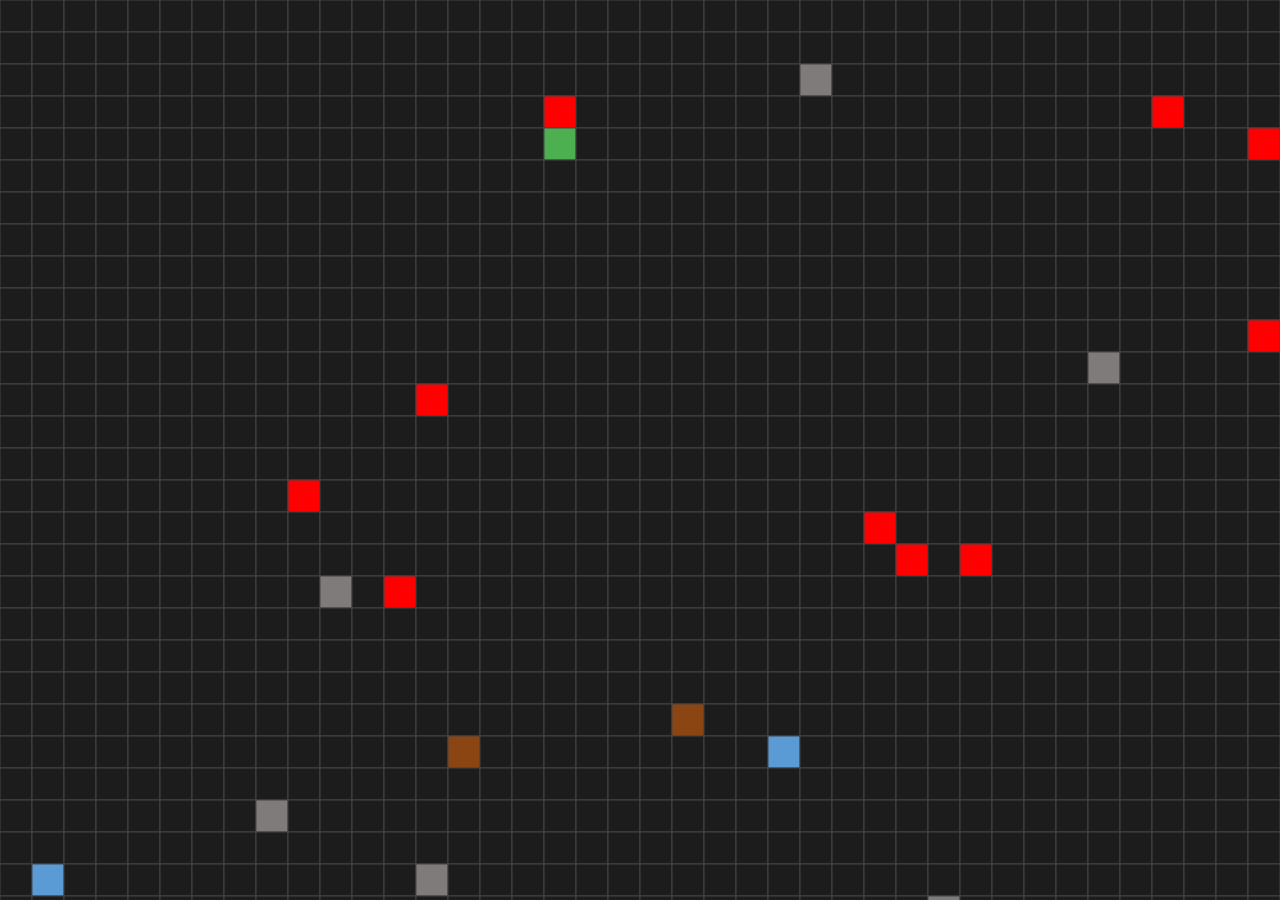
<file: business/index.html>
<!DOCTYPE html>
<html lang="en">
<head>
  <meta charset="UTF-8">
  <meta name="viewport" content="width=device-width, initial-scale=1.0">
  <title>Zorg.io</title>
  <link rel="stylesheet" href="styles.css">
</head>
<body>
  <canvas id="gameCanvas"></canvas>
  <script src="script.js"></script>
</body>
</html>
</file>
<file: business/styles.css>
* {
    margin: 0;
    padding: 0;
    box-sizing: border-box;
  }
  
  body, html {
    width: 100%;
    height: 100%;
    overflow: hidden;
    background-color: #333;
  }
  
  #gameCanvas {
    display: block;
    background-color: #222;
  }
</file>
